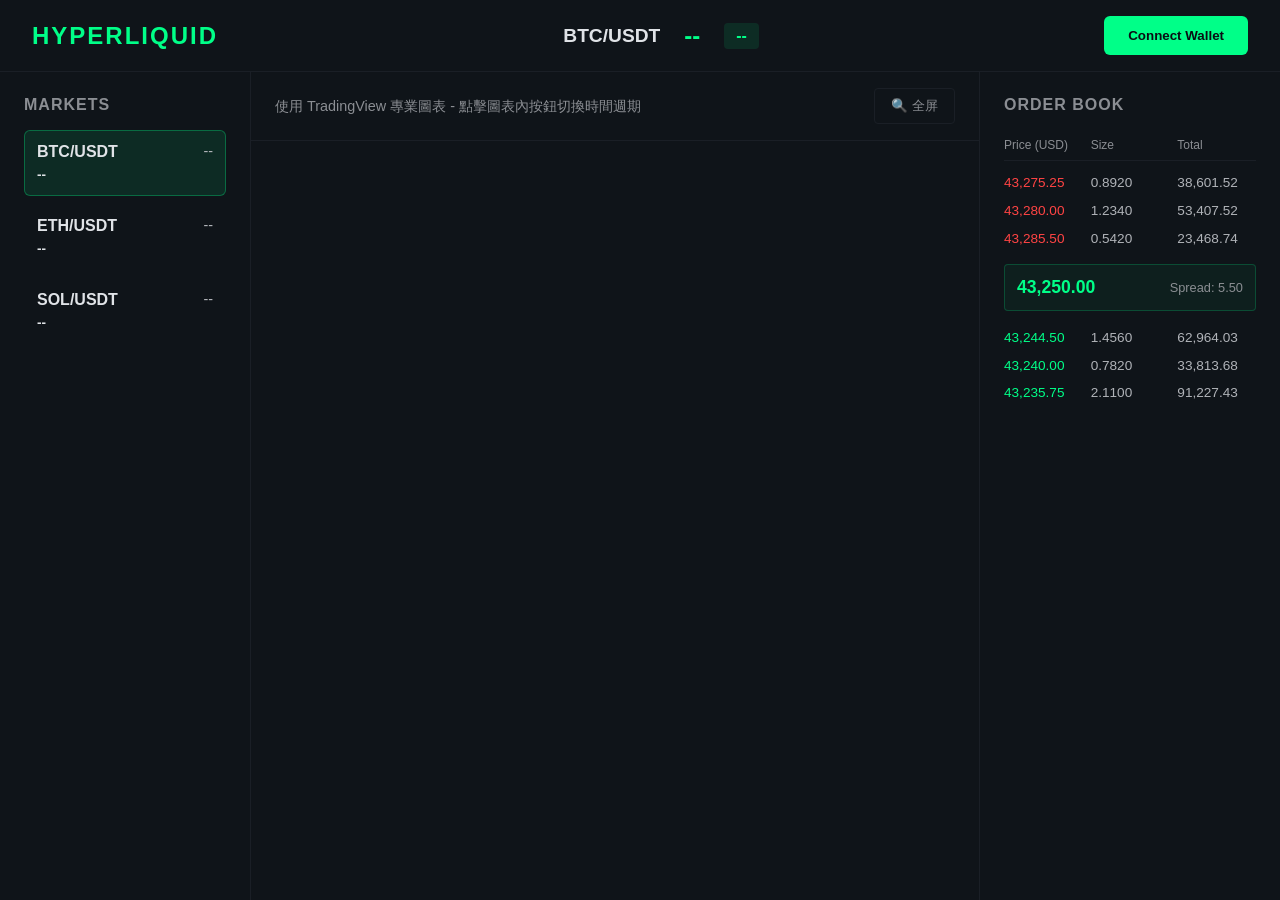
<file: index-tradingview.html>
<!DOCTYPE html>
<html lang="zh-CN">
<head>
    <meta charset="UTF-8">
    <meta name="viewport" content="width=device-width, initial-scale=1.0, maximum-scale=5.0, user-scalable=yes">
    <meta name="apple-mobile-web-app-capable" content="yes">
    <meta name="apple-mobile-web-app-status-bar-style" content="black-translucent">
    <meta name="theme-color" content="#0a0e13">
    <title>Hyperliquid Style - TradingView Widget</title>
    <link rel="stylesheet" href="style.css">
</head>
<body>
    <div class="container">
        <header class="header">
            <button class="mobile-menu-toggle" id="mobileMenuBtn" aria-label="Open Menu">
                ☰
            </button>
            <div class="logo">
                <h1>HYPERLIQUID</h1>
            </div>
            <div class="trading-pair">
                <span class="pair-name">BTC/USDT</span>
                <span class="pair-price" id="currentPrice">--</span>
                <span class="pair-change positive" id="priceChange">--</span>
            </div>
            <div class="header-right">
                <button class="btn-primary">Connect Wallet</button>
            </div>
        </header>

        <!-- Mobile Overlay -->
        <div class="mobile-overlay" id="mobileOverlay"></div>

        <div class="main-content">
            <div class="left-panel" id="leftPanel">
                <button class="mobile-close-btn" id="mobileCloseBtn" aria-label="Close Menu">
                    ✕
                </button>
                <div class="market-list">
                    <h3>Markets</h3>
                    <div class="market-item active" data-symbol="BTCUSDT">
                        <div class="market-info">
                            <span class="market-name">BTC/USDT</span>
                            <span class="market-price">--</span>
                        </div>
                        <span class="market-change">--</span>
                    </div>
                    <div class="market-item" data-symbol="ETHUSDT">
                        <div class="market-info">
                            <span class="market-name">ETH/USDT</span>
                            <span class="market-price">--</span>
                        </div>
                        <span class="market-change">--</span>
                    </div>
                    <div class="market-item" data-symbol="SOLUSDT">
                        <div class="market-info">
                            <span class="market-name">SOL/USDT</span>
                            <span class="market-price">--</span>
                        </div>
                        <span class="market-change">--</span>
                    </div>
                </div>
            </div>

            <div class="chart-container">
                <div class="chart-header">
                    <div class="timeframe-selector">
                        <span style="color: #8b8e93; font-size: 0.9rem;">使用 TradingView 專業圖表 - 點擊圖表內按鈕切換時間週期</span>
                    </div>
                    <div class="chart-tools">
                        <button class="tool-btn" onclick="toggleFullscreen()">🔍 全屏</button>
                    </div>
                </div>
                <!-- TradingView Widget BEGIN -->
                <div id="tradingview_chart"></div>
                <!-- TradingView Widget END -->
            </div>

            <div class="right-panel">
                <div class="order-book">
                    <h3>Order Book</h3>
                    <div class="orderbook-header">
                        <span>Price (USD)</span>
                        <span>Size</span>
                        <span>Total</span>
                    </div>
                    <div class="asks">
                        <div class="order-row ask">
                            <span class="price">43,285.50</span>
                            <span class="size">0.5420</span>
                            <span class="total">23,468.74</span>
                        </div>
                        <div class="order-row ask">
                            <span class="price">43,280.00</span>
                            <span class="size">1.2340</span>
                            <span class="total">53,407.52</span>
                        </div>
                        <div class="order-row ask">
                            <span class="price">43,275.25</span>
                            <span class="size">0.8920</span>
                            <span class="total">38,601.52</span>
                        </div>
                    </div>
                    <div class="spread">
                        <span class="spread-price">43,250.00</span>
                        <span class="spread-value">Spread: 5.50</span>
                    </div>
                    <div class="bids">
                        <div class="order-row bid">
                            <span class="price">43,244.50</span>
                            <span class="size">1.4560</span>
                            <span class="total">62,964.03</span>
                        </div>
                        <div class="order-row bid">
                            <span class="price">43,240.00</span>
                            <span class="size">0.7820</span>
                            <span class="total">33,813.68</span>
                        </div>
                        <div class="order-row bid">
                            <span class="price">43,235.75</span>
                            <span class="size">2.1100</span>
                            <span class="total">91,227.43</span>
                        </div>
                    </div>
                </div>
            </div>
        </div>
    </div>

    <!-- TradingView Widget Script -->
    <script type="text/javascript" src="https://s3.tradingview.com/tv.js"></script>
    <script type="text/javascript">
        let currentSymbol = 'BINANCE:BTCUSDT';
        let tvWidget = null;

        // Initialize TradingView Widget
        function initTradingView(symbol) {
            const container = document.getElementById('tradingview_chart');

            // Clear existing widget
            if (tvWidget) {
                try {
                    tvWidget.remove();
                } catch (e) {
                    console.log('Widget cleanup:', e);
                }
            }

            // Create new widget
            tvWidget = new TradingView.widget({
                width: '100%',
                height: 600,
                symbol: symbol,
                interval: '240', // 4h
                timezone: 'Etc/UTC',
                theme: 'dark',
                style: '1', // Candles
                locale: 'zh_CN',
                toolbar_bg: '#0f1419',
                enable_publishing: false,
                hide_side_toolbar: false,
                allow_symbol_change: true,
                container_id: 'tradingview_chart',
                // Styling to match Hyperliquid
                overrides: {
                    "mainSeriesProperties.candleStyle.upColor": "#00ff88",
                    "mainSeriesProperties.candleStyle.downColor": "#ff4444",
                    "mainSeriesProperties.candleStyle.borderUpColor": "#00ff88",
                    "mainSeriesProperties.candleStyle.borderDownColor": "#ff4444",
                    "mainSeriesProperties.candleStyle.wickUpColor": "#00ff88",
                    "mainSeriesProperties.candleStyle.wickDownColor": "#ff4444",
                    "paneProperties.background": "#0f1419",
                    "paneProperties.vertGridProperties.color": "#1a1f26",
                    "paneProperties.horzGridProperties.color": "#1a1f26",
                    "scalesProperties.textColor": "#8b8e93",
                    "scalesProperties.lineColor": "#1a1f26",
                },
                studies_overrides: {},
                disabled_features: [
                    "header_symbol_search",
                    "symbol_search_hot_key",
                ],
                enabled_features: [
                    "hide_left_toolbar_by_default",
                ],
            });

            console.log('✅ TradingView widget initialized for', symbol);
        }

        // Market item click
        document.querySelectorAll('.market-item').forEach(item => {
            item.addEventListener('click', function() {
                document.querySelectorAll('.market-item').forEach(i => i.classList.remove('active'));
                this.classList.add('active');

                const symbol = this.getAttribute('data-symbol');
                const displayName = this.querySelector('.market-name').textContent;

                currentSymbol = 'BINANCE:' + symbol;
                document.querySelector('.pair-name').textContent = displayName;

                console.log('Switching to', currentSymbol);
                initTradingView(currentSymbol);
            });
        });

        // Fullscreen toggle
        function toggleFullscreen() {
            const chartContainer = document.querySelector('.chart-container');
            if (!document.fullscreenElement) {
                chartContainer.requestFullscreen().catch(err => {
                    alert(`Error attempting to enable fullscreen: ${err.message}`);
                });
            } else {
                document.exitFullscreen();
            }
        }

        // Update market prices from Binance
        async function updateMarketPrices() {
            const symbols = ['BTCUSDT', 'ETHUSDT', 'SOLUSDT'];

            for (const symbol of symbols) {
                try {
                    const response = await fetch(`https://api.binance.com/api/v3/ticker/24hr?symbol=${symbol}`);
                    const data = await response.json();

                    const marketItem = document.querySelector(`.market-item[data-symbol="${symbol}"]`);
                    if (marketItem) {
                        const priceEl = marketItem.querySelector('.market-price');
                        const changeEl = marketItem.querySelector('.market-change');

                        priceEl.textContent = '$' + parseFloat(data.lastPrice).toLocaleString('en-US', {minimumFractionDigits: 2});

                        const change = parseFloat(data.priceChangePercent).toFixed(2);
                        changeEl.textContent = (change >= 0 ? '+' : '') + change + '%';
                        changeEl.className = 'market-change ' + (change >= 0 ? 'positive' : 'negative');

                        // Update header if current symbol
                        if (symbol === currentSymbol.replace('BINANCE:', '')) {
                            document.getElementById('currentPrice').textContent = '$' + parseFloat(data.lastPrice).toLocaleString('en-US', {minimumFractionDigits: 2});
                            document.getElementById('priceChange').textContent = (change >= 0 ? '+' : '') + change + '%';
                            document.getElementById('priceChange').className = 'pair-change ' + (change >= 0 ? 'positive' : 'negative');
                        }
                    }
                } catch (error) {
                    console.error('Error fetching price for', symbol, error);
                }
            }
        }

        // Animate orderbook
        function animateOrderBook() {
            const asks = document.querySelectorAll('.asks .order-row');
            const bids = document.querySelectorAll('.bids .order-row');

            asks.forEach(row => {
                const depth = Math.random() * 80 + 20;
                row.style.setProperty('--depth', depth + '%');
            });

            bids.forEach(row => {
                const depth = Math.random() * 80 + 20;
                row.style.setProperty('--depth', depth + '%');
            });
        }

        // Mobile Menu Functionality
        const mobileMenuBtn = document.getElementById('mobileMenuBtn');
        const mobileCloseBtn = document.getElementById('mobileCloseBtn');
        const mobileOverlay = document.getElementById('mobileOverlay');
        const leftPanel = document.getElementById('leftPanel');

        function openMobileMenu() {
            leftPanel.classList.add('active');
            mobileOverlay.classList.add('active');
            document.body.style.overflow = 'hidden';
        }

        function closeMobileMenu() {
            leftPanel.classList.remove('active');
            mobileOverlay.classList.remove('active');
            document.body.style.overflow = '';
        }

        if (mobileMenuBtn) {
            mobileMenuBtn.addEventListener('click', openMobileMenu);
        }

        if (mobileCloseBtn) {
            mobileCloseBtn.addEventListener('click', closeMobileMenu);
        }

        if (mobileOverlay) {
            mobileOverlay.addEventListener('click', closeMobileMenu);
        }

        // Close menu when market item is clicked on mobile
        document.querySelectorAll('.market-item').forEach(item => {
            item.addEventListener('click', function(e) {
                // Close mobile menu if open
                if (window.innerWidth <= 768) {
                    closeMobileMenu();
                }
            });
        });

        // Initialize on load
        window.addEventListener('load', function() {
            console.log('🚀 Initializing TradingView widget...');
            initTradingView(currentSymbol);
            updateMarketPrices();
            animateOrderBook();

            // Update prices every 10 seconds
            setInterval(updateMarketPrices, 10000);

            // Animate orderbook
            setInterval(animateOrderBook, 2000);

            console.log('📱 Mobile menu initialized');
        });

        // Handle orientation change
        window.addEventListener('orientationchange', function() {
            setTimeout(() => {
                if (tvWidget) {
                    // TradingView widget will auto-resize
                    console.log('📱 Orientation changed');
                }
            }, 100);
        });
    </script>
</body>
</html>
</file>
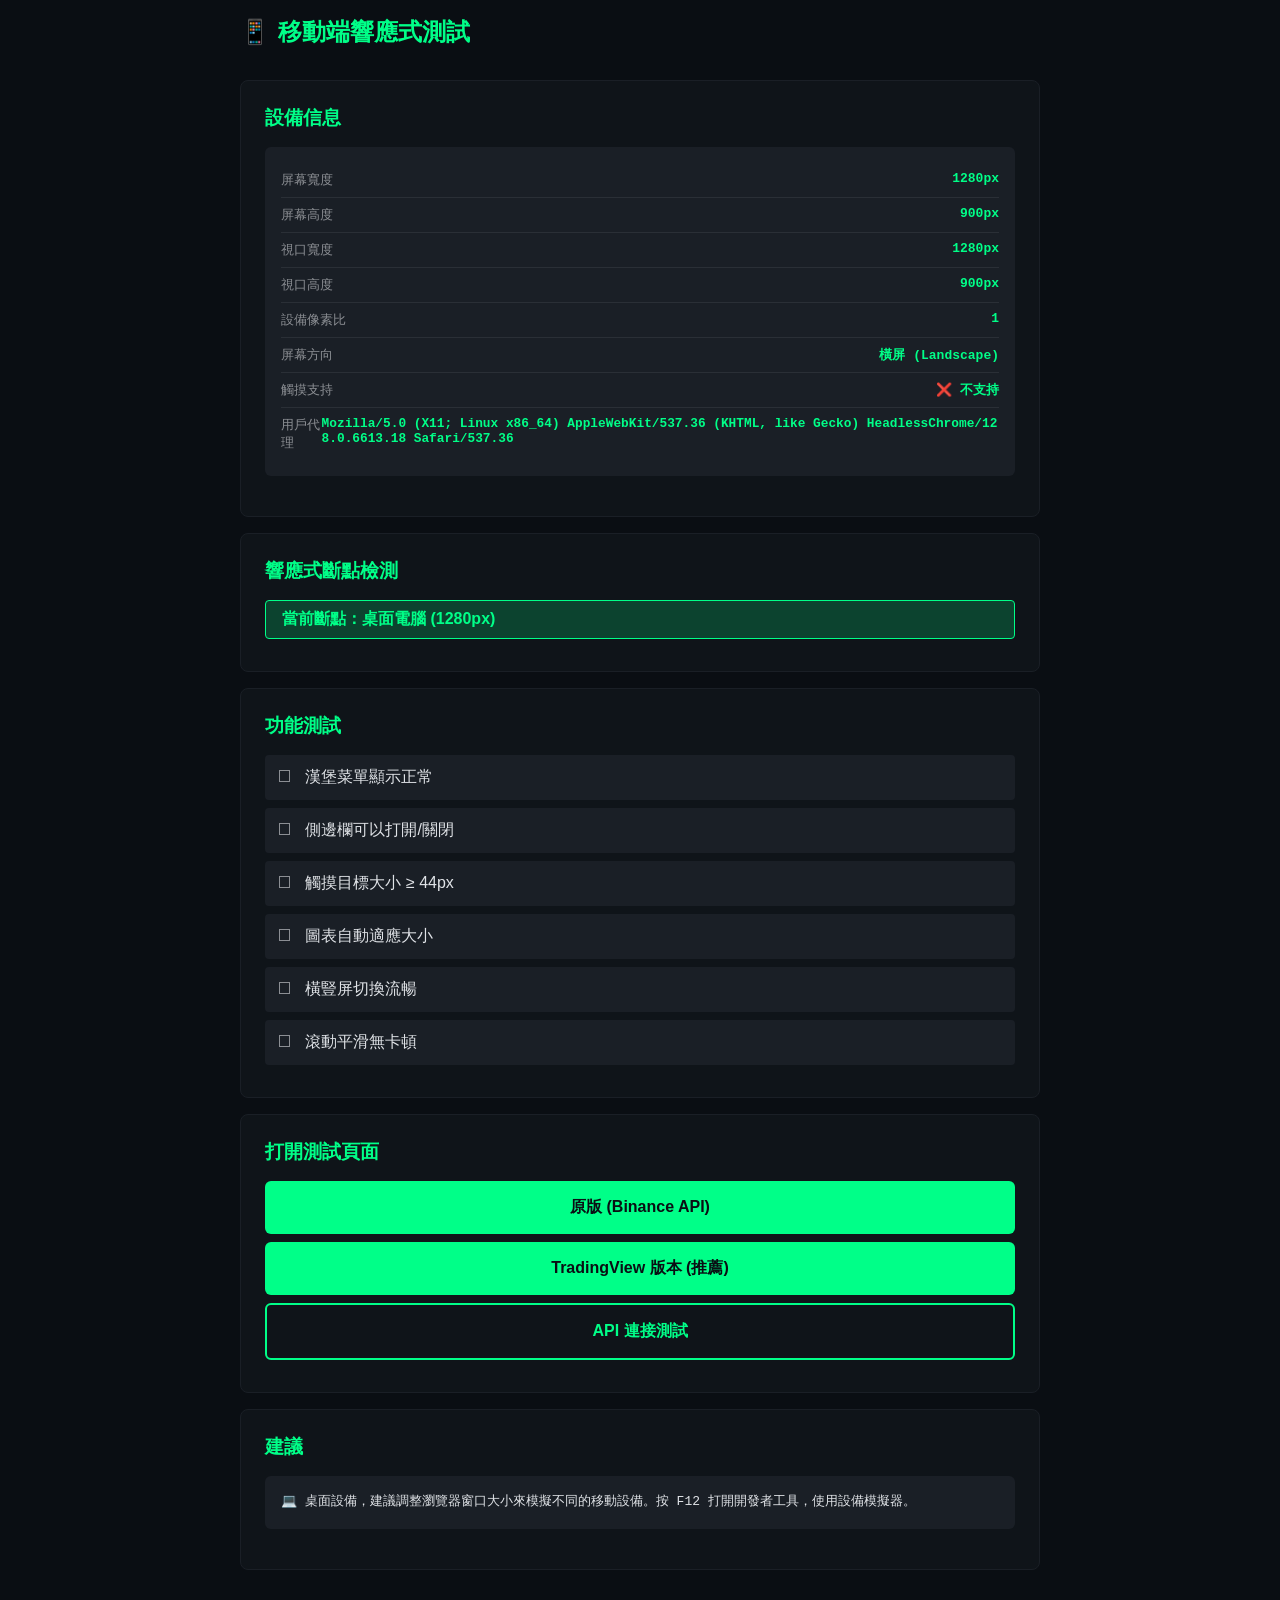
<file: mobile-test.html>
<!DOCTYPE html>
<html lang="zh-CN">
<head>
    <meta charset="UTF-8">
    <meta name="viewport" content="width=device-width, initial-scale=1.0">
    <meta name="theme-color" content="#0a0e13">
    <title>📱 移動端測試頁面</title>
    <style>
        * {
            margin: 0;
            padding: 0;
            box-sizing: border-box;
        }

        body {
            font-family: -apple-system, BlinkMacSystemFont, 'Segoe UI', sans-serif;
            background: #0a0e13;
            color: #e0e3e7;
            padding: 1rem;
        }

        .container {
            max-width: 800px;
            margin: 0 auto;
        }

        h1 {
            color: #00ff88;
            margin-bottom: 2rem;
            font-size: 1.5rem;
        }

        .section {
            background: #0f1419;
            padding: 1.5rem;
            margin-bottom: 1rem;
            border-radius: 8px;
            border: 1px solid #1a1f26;
        }

        h2 {
            color: #00ff88;
            font-size: 1.2rem;
            margin-bottom: 1rem;
        }

        .info {
            background: #1a1f26;
            padding: 1rem;
            border-radius: 6px;
            margin-bottom: 1rem;
            font-family: monospace;
        }

        .info-item {
            display: flex;
            justify-content: space-between;
            padding: 0.5rem 0;
            border-bottom: 1px solid #2a2f36;
        }

        .info-item:last-child {
            border-bottom: none;
        }

        .label {
            color: #8b8e93;
        }

        .value {
            color: #00ff88;
            font-weight: bold;
        }

        .btn {
            display: block;
            width: 100%;
            background: #00ff88;
            color: #0a0e13;
            border: none;
            padding: 1rem;
            border-radius: 6px;
            font-weight: 600;
            font-size: 1rem;
            margin: 0.5rem 0;
            cursor: pointer;
            text-decoration: none;
            text-align: center;
        }

        .btn:active {
            transform: scale(0.98);
            opacity: 0.9;
        }

        .btn-secondary {
            background: transparent;
            border: 2px solid #00ff88;
            color: #00ff88;
        }

        .status {
            padding: 0.5rem 1rem;
            border-radius: 4px;
            margin: 0.5rem 0;
            font-weight: 600;
        }

        .status.pass {
            background: rgba(0, 255, 136, 0.2);
            color: #00ff88;
            border: 1px solid #00ff88;
        }

        .status.fail {
            background: rgba(255, 68, 68, 0.2);
            color: #ff4444;
            border: 1px solid #ff4444;
        }

        .checklist {
            list-style: none;
        }

        .checklist li {
            padding: 0.75rem;
            margin: 0.5rem 0;
            background: #1a1f26;
            border-radius: 4px;
        }

        .checklist li::before {
            content: '☐ ';
            color: #8b8e93;
            margin-right: 0.5rem;
        }

        .emoji {
            font-size: 1.5rem;
            margin-right: 0.5rem;
        }
    </style>
</head>
<body>
    <div class="container">
        <h1><span class="emoji">📱</span>移動端響應式測試</h1>

        <div class="section">
            <h2>設備信息</h2>
            <div class="info">
                <div class="info-item">
                    <span class="label">屏幕寬度</span>
                    <span class="value" id="screenWidth">--</span>
                </div>
                <div class="info-item">
                    <span class="label">屏幕高度</span>
                    <span class="value" id="screenHeight">--</span>
                </div>
                <div class="info-item">
                    <span class="label">視口寬度</span>
                    <span class="value" id="viewportWidth">--</span>
                </div>
                <div class="info-item">
                    <span class="label">視口高度</span>
                    <span class="value" id="viewportHeight">--</span>
                </div>
                <div class="info-item">
                    <span class="label">設備像素比</span>
                    <span class="value" id="pixelRatio">--</span>
                </div>
                <div class="info-item">
                    <span class="label">屏幕方向</span>
                    <span class="value" id="orientation">--</span>
                </div>
                <div class="info-item">
                    <span class="label">觸摸支持</span>
                    <span class="value" id="touchSupport">--</span>
                </div>
                <div class="info-item">
                    <span class="label">用戶代理</span>
                    <span class="value" id="userAgent" style="font-size: 0.8rem; word-break: break-all;">--</span>
                </div>
            </div>
        </div>

        <div class="section">
            <h2>響應式斷點檢測</h2>
            <div id="breakpointStatus"></div>
        </div>

        <div class="section">
            <h2>功能測試</h2>
            <ul class="checklist">
                <li id="test1">漢堡菜單顯示正常</li>
                <li id="test2">側邊欄可以打開/關閉</li>
                <li id="test3">觸摸目標大小 ≥ 44px</li>
                <li id="test4">圖表自動適應大小</li>
                <li id="test5">橫豎屏切換流暢</li>
                <li id="test6">滾動平滑無卡頓</li>
            </ul>
        </div>

        <div class="section">
            <h2>打開測試頁面</h2>
            <a href="index.html" class="btn">原版 (Binance API)</a>
            <a href="index-tradingview.html" class="btn">TradingView 版本 (推薦)</a>
            <a href="test.html" class="btn btn-secondary">API 連接測試</a>
        </div>

        <div class="section">
            <h2>建議</h2>
            <div class="info">
                <p id="recommendation" style="color: #e0e3e7; line-height: 1.6;"></p>
            </div>
        </div>
    </div>

    <script>
        // 更新設備信息
        function updateDeviceInfo() {
            document.getElementById('screenWidth').textContent = screen.width + 'px';
            document.getElementById('screenHeight').textContent = screen.height + 'px';
            document.getElementById('viewportWidth').textContent = window.innerWidth + 'px';
            document.getElementById('viewportHeight').textContent = window.innerHeight + 'px';
            document.getElementById('pixelRatio').textContent = window.devicePixelRatio;
            document.getElementById('orientation').textContent =
                window.innerWidth > window.innerHeight ? '橫屏 (Landscape)' : '豎屏 (Portrait)';
            document.getElementById('touchSupport').textContent =
                'ontouchstart' in window ? '✅ 支持' : '❌ 不支持';
            document.getElementById('userAgent').textContent = navigator.userAgent;
        }

        // 檢測響應式斷點
        function checkBreakpoint() {
            const width = window.innerWidth;
            let breakpoint = '';
            let status = '';

            if (width < 480) {
                breakpoint = '超小屏手機';
                status = 'pass';
            } else if (width < 768) {
                breakpoint = '標準手機';
                status = 'pass';
            } else if (width < 968) {
                breakpoint = '平板/大屏手機';
                status = 'pass';
            } else if (width < 1200) {
                breakpoint = '小筆記本';
                status = 'pass';
            } else {
                breakpoint = '桌面電腦';
                status = 'pass';
            }

            document.getElementById('breakpointStatus').innerHTML =
                `<div class="status ${status}">當前斷點：${breakpoint} (${width}px)</div>`;
        }

        // 提供建議
        function provideRecommendation() {
            const width = window.innerWidth;
            const isTouch = 'ontouchstart' in window;
            let recommendation = '';

            if (width < 768 && isTouch) {
                recommendation = '✅ 您的設備非常適合測試移動端！建議測試漢堡菜單、觸摸操作和橫豎屏切換。';
            } else if (width < 968) {
                recommendation = '📱 平板設備，建議測試橫豎屏模式下的佈局變化。';
            } else {
                recommendation = '💻 桌面設備，建議調整瀏覽器窗口大小來模擬不同的移動設備。按 F12 打開開發者工具，使用設備模擬器。';
            }

            document.getElementById('recommendation').textContent = recommendation;
        }

        // 初始化
        updateDeviceInfo();
        checkBreakpoint();
        provideRecommendation();

        // 監聽窗口大小變化
        window.addEventListener('resize', function() {
            updateDeviceInfo();
            checkBreakpoint();
            provideRecommendation();
        });

        // 監聽方向變化
        window.addEventListener('orientationchange', function() {
            setTimeout(() => {
                updateDeviceInfo();
                checkBreakpoint();
            }, 100);
        });

        console.log('📱 Mobile test page loaded');
        console.log('Screen:', screen.width, 'x', screen.height);
        console.log('Viewport:', window.innerWidth, 'x', window.innerHeight);
    </script>
</body>
</html>
</file>
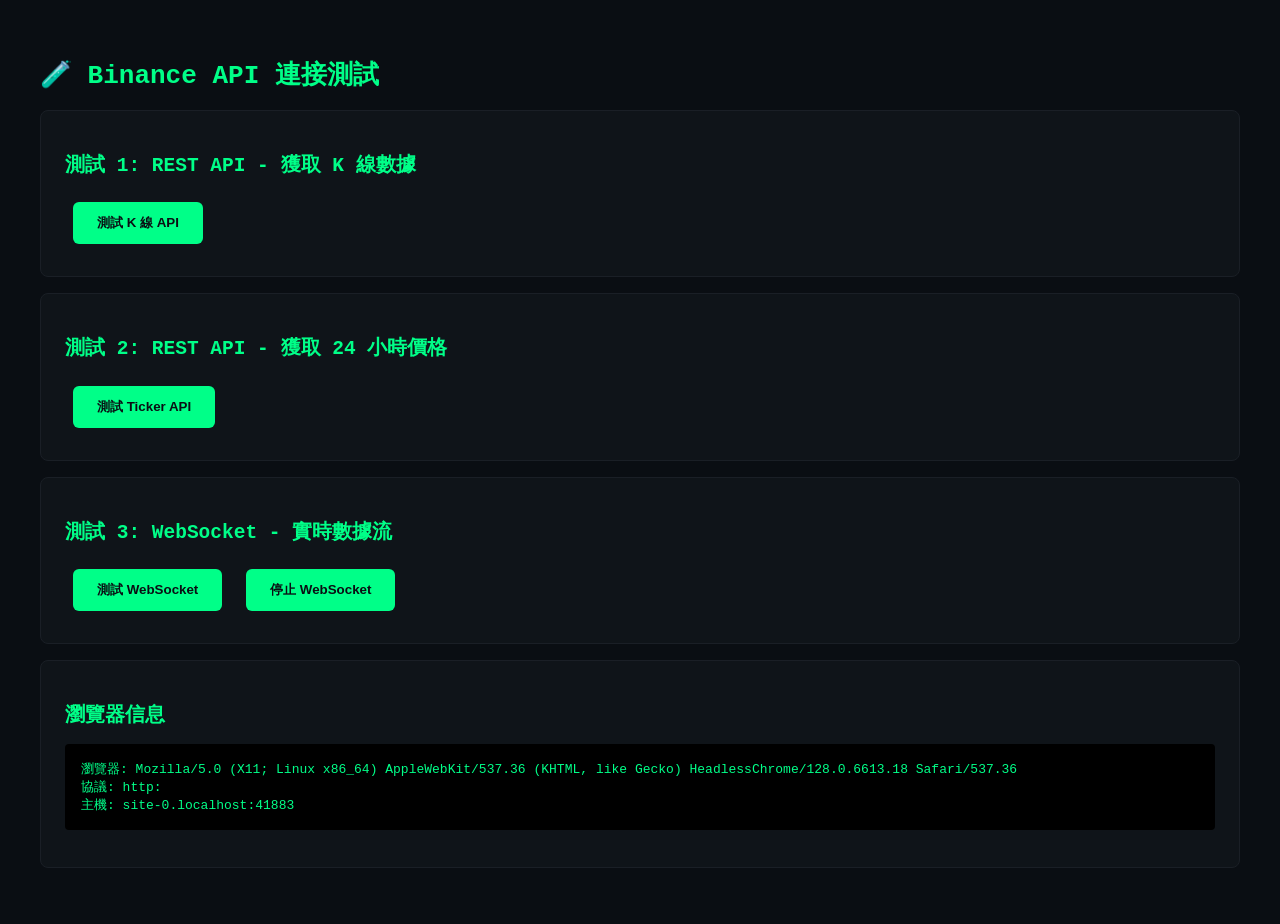
<file: test.html>
<!DOCTYPE html>
<html lang="zh-CN">
<head>
    <meta charset="UTF-8">
    <meta name="viewport" content="width=device-width, initial-scale=1.0">
    <title>Binance API Test</title>
    <style>
        body {
            font-family: monospace;
            background: #0a0e13;
            color: #00ff88;
            padding: 2rem;
        }
        .test-section {
            background: #0f1419;
            padding: 1.5rem;
            margin: 1rem 0;
            border: 1px solid #1a1f26;
            border-radius: 8px;
        }
        h2 { color: #00ff88; }
        pre {
            background: #000;
            padding: 1rem;
            overflow-x: auto;
            border-radius: 4px;
        }
        .success { color: #00ff88; }
        .error { color: #ff4444; }
        .loading { color: #ffa500; }
        button {
            background: #00ff88;
            color: #0a0e13;
            border: none;
            padding: 0.75rem 1.5rem;
            border-radius: 6px;
            font-weight: 600;
            cursor: pointer;
            margin: 0.5rem;
        }
    </style>
</head>
<body>
    <h1>🧪 Binance API 連接測試</h1>

    <div class="test-section">
        <h2>測試 1: REST API - 獲取 K 線數據</h2>
        <button onclick="testKlineAPI()">測試 K 線 API</button>
        <div id="kline-result"></div>
    </div>

    <div class="test-section">
        <h2>測試 2: REST API - 獲取 24 小時價格</h2>
        <button onclick="testTickerAPI()">測試 Ticker API</button>
        <div id="ticker-result"></div>
    </div>

    <div class="test-section">
        <h2>測試 3: WebSocket - 實時數據流</h2>
        <button onclick="testWebSocket()">測試 WebSocket</button>
        <button onclick="stopWebSocket()">停止 WebSocket</button>
        <div id="ws-result"></div>
    </div>

    <div class="test-section">
        <h2>瀏覽器信息</h2>
        <pre id="browser-info"></pre>
    </div>

    <script>
        const BINANCE_API = 'https://api.binance.com/api/v3';
        const BINANCE_WS = 'wss://stream.binance.com:9443/ws';
        let testWs = null;

        // Display browser info
        document.getElementById('browser-info').textContent = `
瀏覽器: ${navigator.userAgent}
協議: ${window.location.protocol}
主機: ${window.location.host || '(本地文件)'}
        `.trim();

        // Test Kline API
        async function testKlineAPI() {
            const result = document.getElementById('kline-result');
            result.innerHTML = '<p class="loading">⏳ 測試中...</p>';

            try {
                const url = `${BINANCE_API}/klines?symbol=BTCUSDT&interval=1h&limit=5`;
                console.log('Fetching:', url);

                const response = await fetch(url);

                if (!response.ok) {
                    throw new Error(`HTTP ${response.status}: ${response.statusText}`);
                }

                const data = await response.json();

                result.innerHTML = `
                    <p class="success">✅ 成功！收到 ${data.length} 根 K 線</p>
                    <pre>${JSON.stringify(data[0], null, 2)}</pre>
                    <p>第一根 K 線價格: ${data[0][1]} - ${data[0][4]}</p>
                `;
            } catch (error) {
                result.innerHTML = `
                    <p class="error">❌ 失敗: ${error.message}</p>
                    <pre>${error.stack}</pre>
                `;
            }
        }

        // Test Ticker API
        async function testTickerAPI() {
            const result = document.getElementById('ticker-result');
            result.innerHTML = '<p class="loading">⏳ 測試中...</p>';

            try {
                const url = `${BINANCE_API}/ticker/24hr?symbol=BTCUSDT`;
                console.log('Fetching:', url);

                const response = await fetch(url);

                if (!response.ok) {
                    throw new Error(`HTTP ${response.status}: ${response.statusText}`);
                }

                const data = await response.json();

                result.innerHTML = `
                    <p class="success">✅ 成功！</p>
                    <pre>${JSON.stringify({
                        symbol: data.symbol,
                        lastPrice: data.lastPrice,
                        priceChange: data.priceChange,
                        priceChangePercent: data.priceChangePercent,
                        volume: data.volume
                    }, null, 2)}</pre>
                    <p>當前價格: $${parseFloat(data.lastPrice).toLocaleString()}</p>
                    <p>24h 變化: ${data.priceChangePercent}%</p>
                `;
            } catch (error) {
                result.innerHTML = `
                    <p class="error">❌ 失敗: ${error.message}</p>
                    <pre>${error.stack}</pre>
                `;
            }
        }

        // Test WebSocket
        function testWebSocket() {
            const result = document.getElementById('ws-result');
            result.innerHTML = '<p class="loading">⏳ 連接 WebSocket...</p>';

            try {
                const wsUrl = `${BINANCE_WS}/btcusdt@kline_1m`;
                console.log('Connecting to:', wsUrl);

                testWs = new WebSocket(wsUrl);
                let messageCount = 0;

                testWs.onopen = () => {
                    result.innerHTML = '<p class="success">✅ WebSocket 已連接！等待數據...</p>';
                };

                testWs.onmessage = (event) => {
                    messageCount++;
                    const data = JSON.parse(event.data);
                    const kline = data.k;

                    result.innerHTML = `
                        <p class="success">✅ WebSocket 運行中 (已收到 ${messageCount} 條消息)</p>
                        <pre>${JSON.stringify({
                            symbol: kline.s,
                            interval: kline.i,
                            open: kline.o,
                            high: kline.h,
                            low: kline.l,
                            close: kline.c,
                            volume: kline.v,
                            isClosed: kline.x
                        }, null, 2)}</pre>
                        <p>當前價格: $${parseFloat(kline.c).toLocaleString()}</p>
                    `;
                };

                testWs.onerror = (error) => {
                    result.innerHTML += `<p class="error">❌ WebSocket 錯誤: ${error}</p>`;
                };

                testWs.onclose = () => {
                    result.innerHTML += '<p class="loading">🔌 WebSocket 已關閉</p>';
                };

            } catch (error) {
                result.innerHTML = `
                    <p class="error">❌ 失敗: ${error.message}</p>
                    <pre>${error.stack}</pre>
                `;
            }
        }

        function stopWebSocket() {
            if (testWs) {
                testWs.close();
                testWs = null;
            }
        }

        // Clean up on page unload
        window.addEventListener('beforeunload', () => {
            if (testWs) testWs.close();
        });
    </script>
</body>
</html>
</file>
<file: style.css>
* {
    margin: 0;
    padding: 0;
    box-sizing: border-box;
}

body {
    font-family: 'Inter', -apple-system, BlinkMacSystemFont, 'Segoe UI', 'Roboto', 'Oxygen', 'Ubuntu', 'Cantarell', sans-serif;
    background: #0a0e13;
    color: #e0e3e7;
    overflow-x: hidden;
}

.container {
    min-height: 100vh;
    display: flex;
    flex-direction: column;
}

/* Header Styles */
.header {
    background: #0f1419;
    border-bottom: 1px solid #1a1f26;
    padding: 1rem 2rem;
    display: flex;
    align-items: center;
    justify-content: space-between;
}

.logo h1 {
    font-size: 1.5rem;
    font-weight: 700;
    color: #00ff88;
    letter-spacing: 2px;
}

.trading-pair {
    display: flex;
    align-items: center;
    gap: 1.5rem;
}

.pair-name {
    font-size: 1.2rem;
    font-weight: 600;
    color: #e0e3e7;
}

.pair-price {
    font-size: 1.5rem;
    font-weight: 700;
    color: #00ff88;
}

.pair-change {
    font-size: 1rem;
    padding: 0.25rem 0.75rem;
    border-radius: 4px;
    font-weight: 600;
}

.pair-change.positive {
    background: rgba(0, 255, 136, 0.1);
    color: #00ff88;
}

.pair-change.negative {
    background: rgba(255, 68, 68, 0.1);
    color: #ff4444;
}

.btn-primary {
    background: #00ff88;
    color: #0a0e13;
    border: none;
    padding: 0.75rem 1.5rem;
    border-radius: 6px;
    font-weight: 600;
    cursor: pointer;
    transition: all 0.2s;
}

.btn-primary:hover {
    background: #00dd77;
    transform: translateY(-1px);
}

/* Main Content Layout */
.main-content {
    display: grid;
    grid-template-columns: 250px 1fr 300px;
    gap: 1px;
    background: #1a1f26;
    flex: 1;
}

/* Left Panel - Market List */
.left-panel {
    background: #0f1419;
    padding: 1.5rem;
    overflow-y: auto;
}

.market-list h3 {
    font-size: 1rem;
    margin-bottom: 1rem;
    color: #8b8e93;
    text-transform: uppercase;
    letter-spacing: 1px;
}

.market-item {
    padding: 0.75rem;
    margin-bottom: 0.5rem;
    border-radius: 6px;
    cursor: pointer;
    transition: all 0.2s;
    border: 1px solid transparent;
}

.market-item:hover {
    background: rgba(255, 255, 255, 0.05);
}

.market-item.active {
    background: rgba(0, 255, 136, 0.1);
    border: 1px solid rgba(0, 255, 136, 0.3);
}

.market-info {
    display: flex;
    justify-content: space-between;
    margin-bottom: 0.25rem;
}

.market-name {
    font-weight: 600;
    color: #e0e3e7;
}

.market-price {
    font-size: 0.9rem;
    color: #b0b3b8;
}

.market-change {
    font-size: 0.85rem;
    font-weight: 600;
}

.market-change.positive {
    color: #00ff88;
}

.market-change.negative {
    color: #ff4444;
}

/* Chart Container */
.chart-container {
    background: #0f1419;
    display: flex;
    flex-direction: column;
}

.chart-header {
    display: flex;
    justify-content: space-between;
    align-items: center;
    padding: 1rem 1.5rem;
    border-bottom: 1px solid #1a1f26;
}

.timeframe-selector {
    display: flex;
    gap: 0.5rem;
}

.timeframe-btn {
    background: transparent;
    color: #8b8e93;
    border: none;
    padding: 0.5rem 1rem;
    border-radius: 4px;
    cursor: pointer;
    font-weight: 500;
    transition: all 0.2s;
}

.timeframe-btn:hover {
    background: rgba(255, 255, 255, 0.05);
    color: #e0e3e7;
}

.timeframe-btn.active {
    background: rgba(0, 255, 136, 0.15);
    color: #00ff88;
}

.chart-tools {
    display: flex;
    gap: 0.5rem;
}

.tool-btn {
    background: transparent;
    color: #8b8e93;
    border: 1px solid #1a1f26;
    padding: 0.5rem 1rem;
    border-radius: 4px;
    cursor: pointer;
    transition: all 0.2s;
}

.tool-btn:hover {
    background: rgba(255, 255, 255, 0.05);
    border-color: #2a2f36;
}

#chart {
    flex: 1;
    min-height: 600px;
    height: 600px;
    width: 100%;
    position: relative;
}

.chart-stats {
    display: flex;
    gap: 2rem;
    padding: 1rem 1.5rem;
    border-top: 1px solid #1a1f26;
    background: #0a0e13;
}

.stat-item {
    display: flex;
    flex-direction: column;
    gap: 0.25rem;
}

.stat-label {
    font-size: 0.75rem;
    color: #8b8e93;
    font-weight: 600;
}

.stat-value {
    font-size: 0.95rem;
    color: #e0e3e7;
    font-weight: 600;
}

/* Right Panel - Order Book */
.right-panel {
    background: #0f1419;
    padding: 1.5rem;
    overflow-y: auto;
}

.order-book h3 {
    font-size: 1rem;
    margin-bottom: 1rem;
    color: #8b8e93;
    text-transform: uppercase;
    letter-spacing: 1px;
}

.orderbook-header {
    display: grid;
    grid-template-columns: 1fr 1fr 1fr;
    gap: 0.5rem;
    padding: 0.5rem 0;
    font-size: 0.75rem;
    color: #8b8e93;
    border-bottom: 1px solid #1a1f26;
    margin-bottom: 0.5rem;
}

.order-row {
    display: grid;
    grid-template-columns: 1fr 1fr 1fr;
    gap: 0.5rem;
    padding: 0.4rem 0;
    font-size: 0.85rem;
    position: relative;
}

.order-row::before {
    content: '';
    position: absolute;
    left: 0;
    top: 0;
    bottom: 0;
    width: var(--depth, 0%);
    opacity: 0.15;
    z-index: -1;
}

.order-row.ask::before {
    background: #ff4444;
}

.order-row.bid::before {
    background: #00ff88;
}

.order-row.ask .price {
    color: #ff4444;
}

.order-row.bid .price {
    color: #00ff88;
}

.order-row .size,
.order-row .total {
    color: #b0b3b8;
}

.spread {
    display: flex;
    justify-content: space-between;
    align-items: center;
    padding: 0.75rem;
    margin: 0.75rem 0;
    background: rgba(0, 255, 136, 0.05);
    border: 1px solid rgba(0, 255, 136, 0.2);
    border-radius: 4px;
}

.spread-price {
    font-size: 1.1rem;
    font-weight: 700;
    color: #00ff88;
}

.spread-value {
    font-size: 0.8rem;
    color: #8b8e93;
}

.asks,
.bids {
    display: flex;
    flex-direction: column;
}

.asks {
    flex-direction: column-reverse;
}

/* Scrollbar Styles */
::-webkit-scrollbar {
    width: 6px;
    height: 6px;
}

::-webkit-scrollbar-track {
    background: #0a0e13;
}

::-webkit-scrollbar-thumb {
    background: #2a2f36;
    border-radius: 3px;
}

::-webkit-scrollbar-thumb:hover {
    background: #3a3f46;
}

/* Mobile Menu Toggle */
.mobile-menu-toggle {
    display: none;
    background: transparent;
    border: none;
    color: #00ff88;
    font-size: 1.5rem;
    cursor: pointer;
    padding: 0.5rem;
    z-index: 1001;
}

.mobile-close-btn {
    display: none;
    position: absolute;
    top: 1rem;
    right: 1rem;
    background: transparent;
    border: none;
    color: #e0e3e7;
    font-size: 1.5rem;
    cursor: pointer;
    z-index: 1002;
}

/* Mobile Overlay */
.mobile-overlay {
    display: none;
    position: fixed;
    top: 0;
    left: 0;
    right: 0;
    bottom: 0;
    background: rgba(0, 0, 0, 0.7);
    z-index: 999;
}

.mobile-overlay.active {
    display: block;
}

/* Responsive Design */
@media (max-width: 1200px) {
    .main-content {
        grid-template-columns: 200px 1fr 250px;
    }
}

@media (max-width: 968px) {
    .main-content {
        grid-template-columns: 180px 1fr;
    }

    .right-panel {
        display: none;
    }
}

@media (max-width: 768px) {
    /* Mobile Menu */
    .mobile-menu-toggle {
        display: block;
    }

    /* Header Mobile */
    .header {
        flex-direction: row;
        justify-content: space-between;
        align-items: center;
        padding: 0.75rem 1rem;
        flex-wrap: wrap;
    }

    .logo h1 {
        font-size: 1.2rem;
    }

    .trading-pair {
        order: 3;
        width: 100%;
        margin-top: 0.5rem;
        gap: 0.75rem;
        font-size: 0.9rem;
    }

    .pair-price {
        font-size: 1.2rem;
    }

    .header-right {
        order: 2;
    }

    .btn-primary {
        padding: 0.5rem 1rem;
        font-size: 0.9rem;
    }

    /* Main Content */
    .main-content {
        grid-template-columns: 1fr;
        gap: 0;
    }

    /* Left Panel - Slide Menu */
    .left-panel {
        position: fixed;
        left: -100%;
        top: 0;
        bottom: 0;
        width: 280px;
        max-width: 85vw;
        background: #0f1419;
        z-index: 1000;
        transition: left 0.3s ease;
        overflow-y: auto;
        padding-top: 3rem;
        border-right: 1px solid #1a1f26;
    }

    .left-panel.active {
        left: 0;
    }

    .mobile-close-btn {
        display: block;
    }

    .right-panel {
        display: none;
    }

    /* Chart Container */
    .chart-container {
        width: 100%;
        min-height: 400px;
    }

    #chart {
        min-height: 400px;
        height: 400px;
    }

    .chart-header {
        flex-direction: column;
        align-items: stretch;
        gap: 0.75rem;
        padding: 0.75rem;
    }

    .timeframe-selector {
        overflow-x: auto;
        -webkit-overflow-scrolling: touch;
        display: flex;
        gap: 0.5rem;
        padding-bottom: 0.5rem;
    }

    .timeframe-btn {
        padding: 0.5rem 0.75rem;
        font-size: 0.85rem;
        white-space: nowrap;
        min-width: 44px; /* Touch target size */
        text-align: center;
    }

    .chart-tools {
        flex-wrap: wrap;
        gap: 0.5rem;
    }

    .tool-btn {
        padding: 0.5rem 0.75rem;
        font-size: 0.85rem;
        flex: 1;
        min-width: 44px;
    }

    .chart-stats {
        flex-wrap: wrap;
        gap: 1rem;
        padding: 0.75rem;
        font-size: 0.85rem;
    }

    .stat-item {
        min-width: 60px;
    }

    /* Market List Mobile */
    .market-list h3 {
        font-size: 0.9rem;
    }

    .market-item {
        padding: 0.75rem;
        margin-bottom: 0.5rem;
        min-height: 60px;
        display: flex;
        align-items: center;
    }

    .market-info {
        flex: 1;
    }

    .market-name {
        font-size: 1rem;
    }

    .market-price {
        font-size: 0.85rem;
    }

    .market-change {
        font-size: 0.85rem;
        padding: 0.25rem 0.5rem;
        border-radius: 4px;
        font-weight: 600;
    }

    /* Loading and Error Overlays */
    .loading-text,
    .error-text {
        font-size: 0.9rem;
        padding: 0 1rem;
    }

    .retry-btn {
        padding: 0.5rem 1.5rem;
    }
}

/* Extra Small Devices */
@media (max-width: 480px) {
    .header {
        padding: 0.5rem 0.75rem;
    }

    .logo h1 {
        font-size: 1rem;
        letter-spacing: 1px;
    }

    .trading-pair {
        flex-wrap: wrap;
        gap: 0.5rem;
    }

    .pair-name {
        font-size: 0.9rem;
    }

    .pair-price {
        font-size: 1rem;
    }

    .pair-change {
        font-size: 0.75rem;
        padding: 0.2rem 0.5rem;
    }

    #chart {
        min-height: 350px;
        height: 350px;
    }

    .chart-stats {
        gap: 0.75rem;
        padding: 0.5rem;
    }

    .stat-value {
        font-size: 0.85rem;
    }

    .timeframe-btn {
        padding: 0.4rem 0.6rem;
        font-size: 0.8rem;
        min-width: 40px;
    }

    .left-panel {
        width: 100%;
        max-width: 100%;
    }
}

/* Landscape Mobile */
@media (max-width: 968px) and (orientation: landscape) {
    #chart {
        height: 350px;
        min-height: 350px;
    }

    .header {
        padding: 0.5rem 1rem;
    }

    .trading-pair {
        margin-top: 0;
    }
}

/* Touch Improvements */
@media (hover: none) and (pointer: coarse) {
    /* Increase touch target sizes */
    .timeframe-btn,
    .tool-btn,
    .market-item,
    .btn-primary {
        min-height: 44px;
        min-width: 44px;
    }

    /* Remove hover effects on touch devices */
    .timeframe-btn:hover,
    .tool-btn:hover,
    .market-item:hover {
        transform: none;
    }

    /* Add active states for touch feedback */
    .timeframe-btn:active,
    .tool-btn:active,
    .btn-primary:active {
        transform: scale(0.95);
        opacity: 0.8;
    }

    .market-item:active {
        background: rgba(255, 255, 255, 0.1);
    }
}

/* Loading and Error Overlays */
.loading-overlay,
.error-overlay {
    position: absolute;
    top: 0;
    left: 0;
    right: 0;
    bottom: 0;
    display: flex;
    flex-direction: column;
    align-items: center;
    justify-content: center;
    background: rgba(15, 20, 25, 0.95);
    z-index: 1000;
    gap: 1rem;
}

.loading-spinner {
    width: 50px;
    height: 50px;
    border: 4px solid #1a1f26;
    border-top: 4px solid #00ff88;
    border-radius: 50%;
    animation: spin 1s linear infinite;
}

@keyframes spin {
    0% { transform: rotate(0deg); }
    100% { transform: rotate(360deg); }
}

.loading-text {
    color: #8b8e93;
    font-size: 1rem;
}

.error-overlay {
    gap: 1.5rem;
}

.error-icon {
    font-size: 3rem;
}

.error-text {
    color: #ff4444;
    font-size: 1rem;
    text-align: center;
    max-width: 400px;
    line-height: 1.5;
}

.retry-btn {
    background: #00ff88;
    color: #0a0e13;
    border: none;
    padding: 0.75rem 2rem;
    border-radius: 6px;
    font-weight: 600;
    cursor: pointer;
    transition: all 0.2s;
}

.retry-btn:hover {
    background: #00dd77;
    transform: translateY(-1px);
}
</file>
